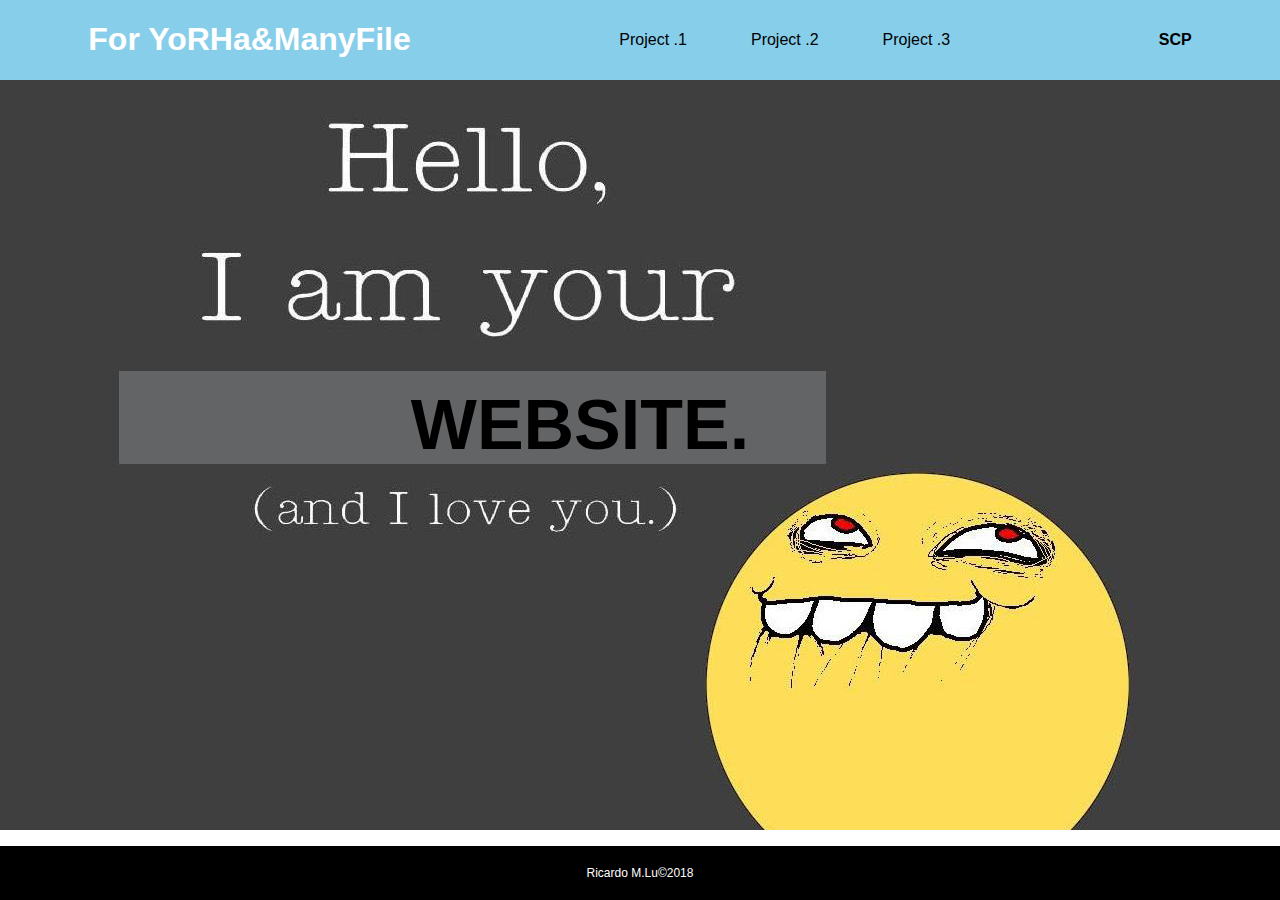
<file: index.html>
<!DOCTYPE html>
<html>
    <head>
        <title>Dark Souls | WEB</title>
        <link rel="stylesheet" type="text/css" href="Sass/normalize.css">
        <link rel="stylesheet" type="text/css" href="Sass/main.css">
        <meta charset="utf-8">
    </head>
    
    
    <body>
        
    <!--导航条-->
    <div class="wrap"><!--包装-->
    <header class="main-header">
        <h1 class="logo"> <a href="#">For YoRHa&ManyFile</a>       </h1>
        <ul class="navlist">
            <li><a href="Project%20.1.html"> Project .1</a></li>
            <li><a href="#"> Project .2</a></li>
            <li><a href="#"> Project .3</a></li>
        </ul>
        
        <h4>SCP</h4>
        
            </header>
        
           <section class='banner'>
            <h1 class="h1" style="font-size:70px">WEBSITE.</h1>
            <h2></h2>
            <h3></h3>
        </section>
          </div>
        
     <!---------------------------------     
                    Footer
     ----------------------------------->
        <footer class="">
            Ricardo <span>M.Lu</span>&copy;2018
        </footer>
    </body> 
    
    
</html>
</file>
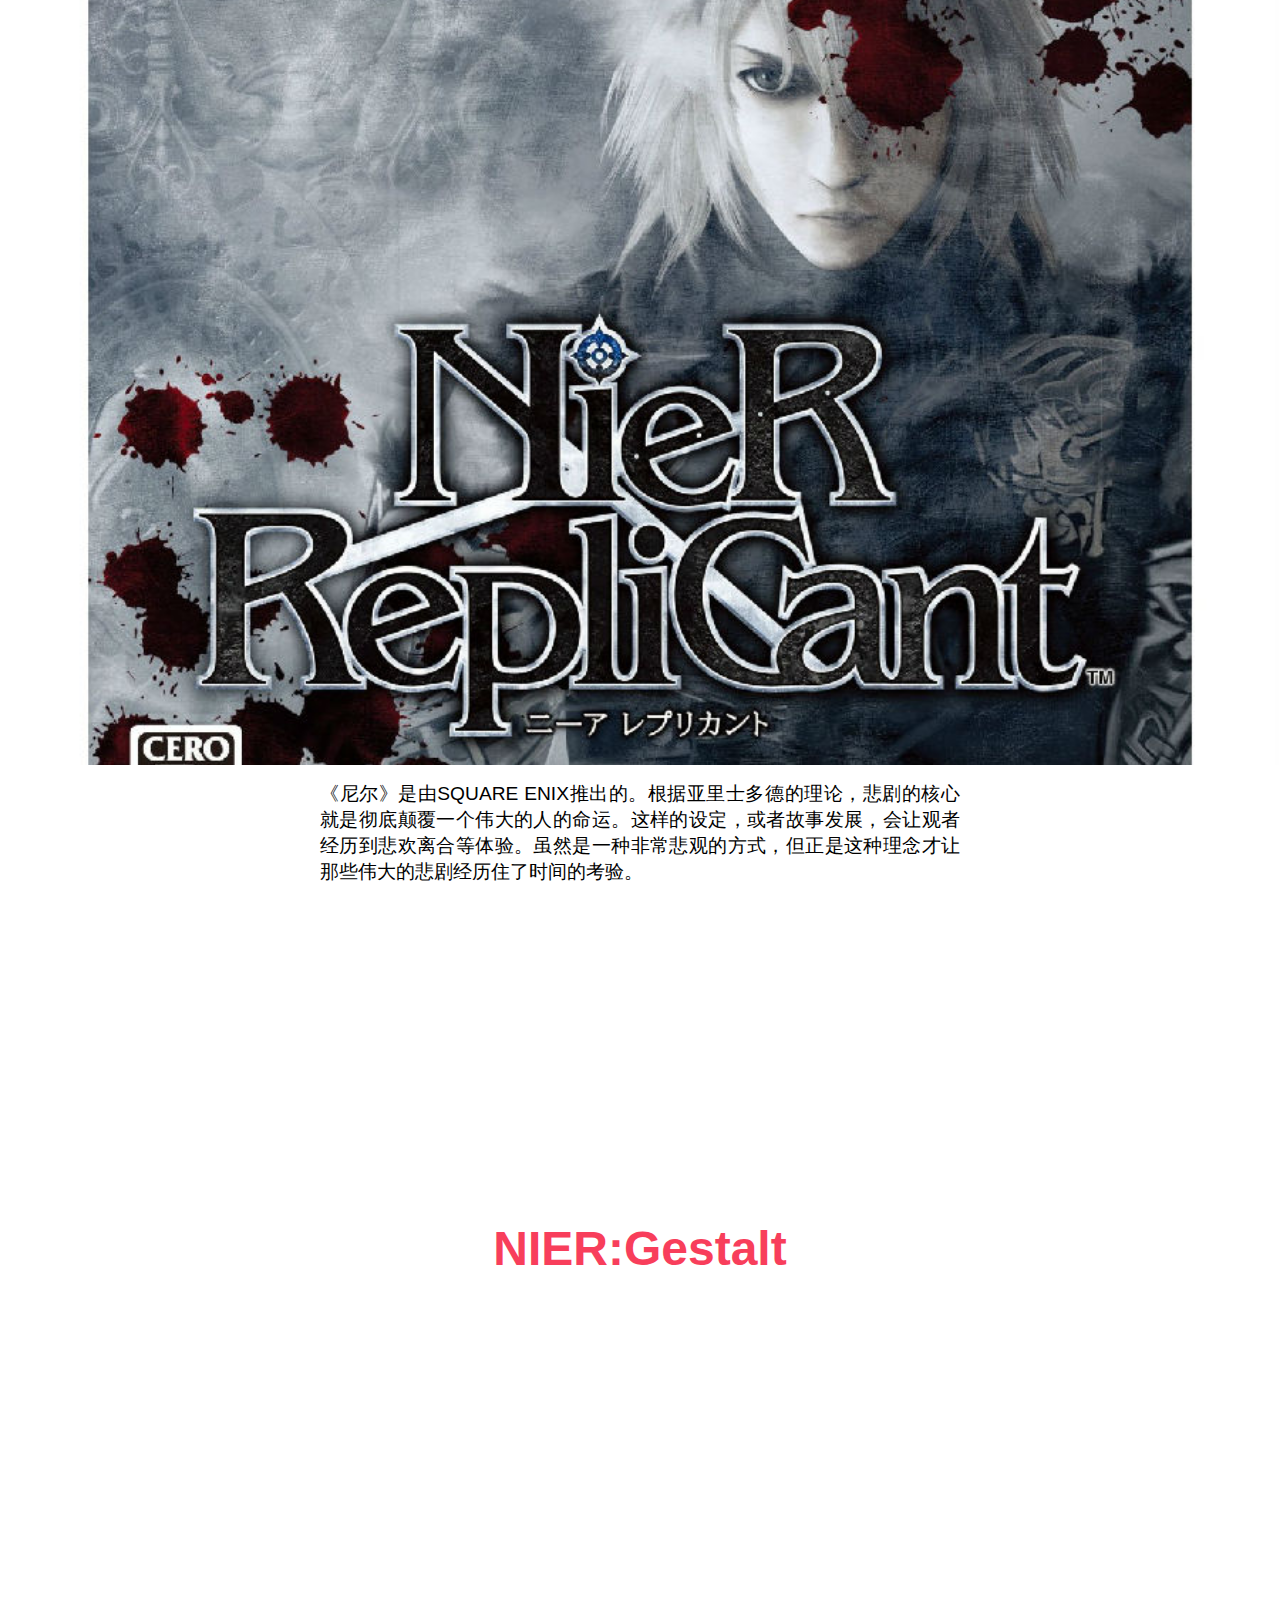
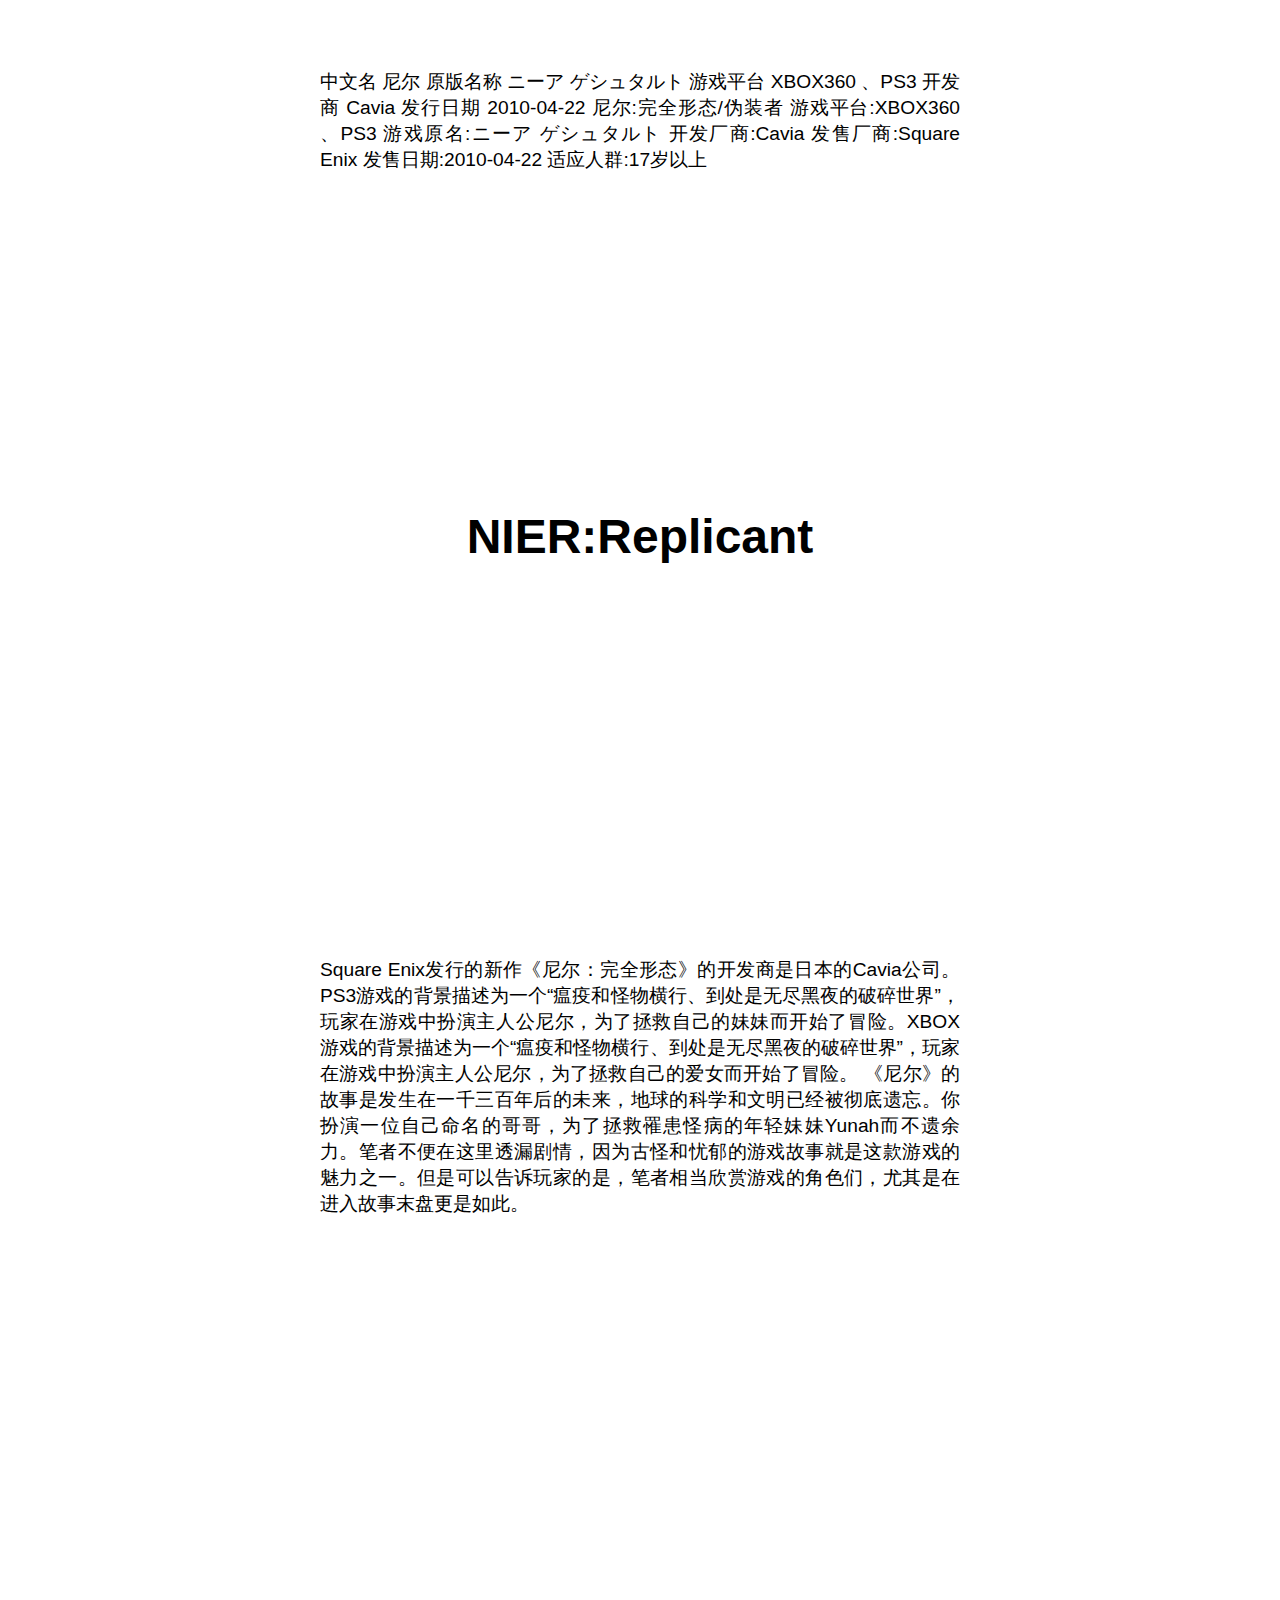
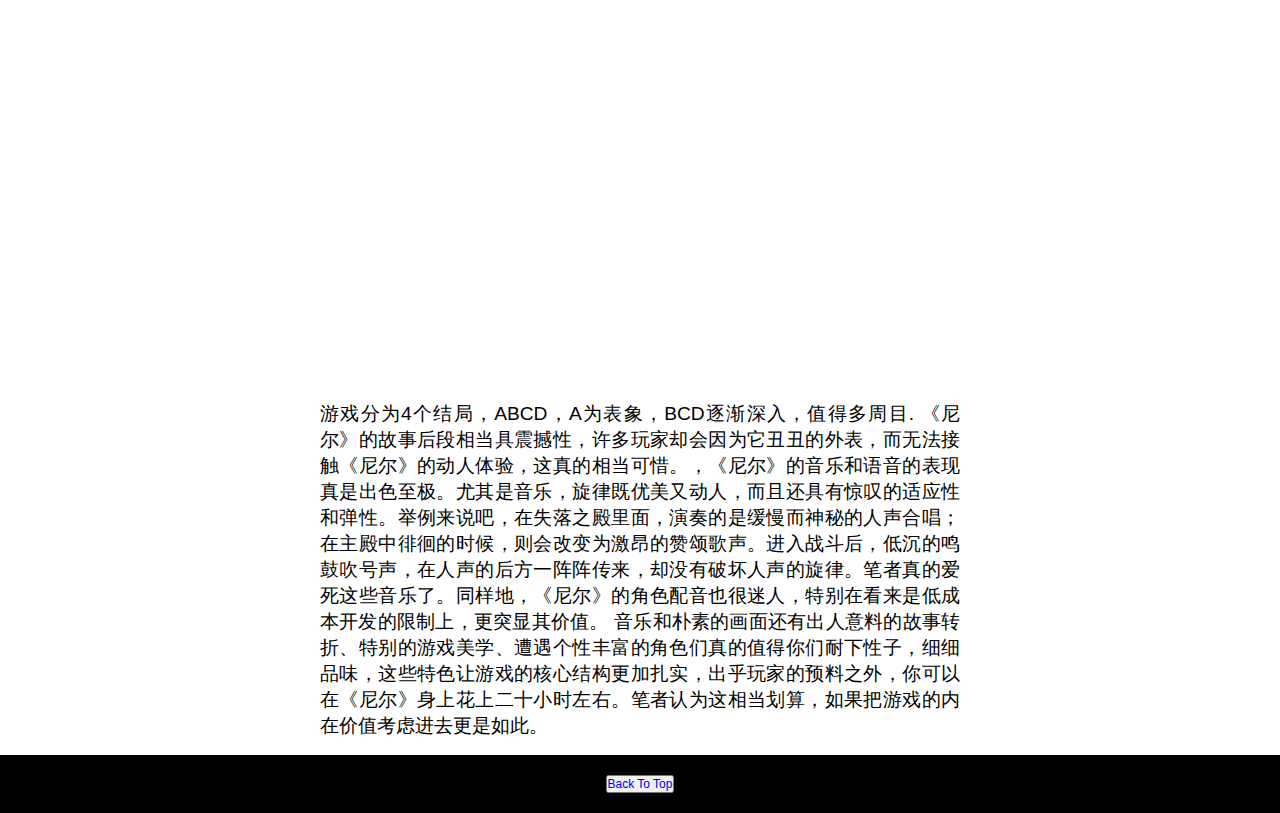
<file: Game.html>
<!DOCTYPE html>
<html>
    <head>
        <title>Dark Souls | HOME</title>
          <link rel="stylesheet" href="Sass/normalize.css">
        <link rel="stylesheet" href="Sass/main.css">
        <meta charset="utf-8">
    </head>
    
    <body>
        <div id="NIER_1">
            <h1></h1>
        </div>
        
        <div class="description">
            <p>
            《尼尔》是由SQUARE ENIX推出的。根据亚里士多德的理论，悲剧的核心就是彻底颠覆一个伟大的人的命运。这样的设定，或者故事发展，会让观者经历到悲欢离合等体验。虽然是一种非常悲观的方式，但正是这种理念才让那些伟大的悲剧经历住了时间的考验。
            </p>
        </div>
        
         <div id="NIER_2">
            <h1>NIER:Gestalt</h1>
        </div>
        
        <div class="description">
            <p>
            中文名
            尼尔 
            原版名称
            ニーア ゲシュタルト 
            游戏平台
            XBOX360 、PS3 
            开发商
            Cavia 
            发行日期
            2010-04-22 
            尼尔:完全形态/伪装者
            游戏平台:XBOX360 、PS3
            游戏原名:ニーア ゲシュタルト
            开发厂商:Cavia
            发售厂商:Square Enix
            发售日期:2010-04-22
            适应人群:17岁以上
            </p>
        </div>
        
         <div id="NIER_3">
            <h1>NIER:Replicant</h1>
        </div>
        
        <div class="description">
            <p>
            Square Enix发行的新作《尼尔：完全形态》的开发商是日本的Cavia公司。PS3游戏的背景描述为一个“瘟疫和怪物横行、到处是无尽黑夜的破碎世界”，玩家在游戏中扮演主人公尼尔，为了拯救自己的妹妹而开始了冒险。XBOX游戏的背景描述为一个“瘟疫和怪物横行、到处是无尽黑夜的破碎世界”，玩家在游戏中扮演主人公尼尔，为了拯救自己的爱女而开始了冒险。
            《尼尔》的故事是发生在一千三百年后的未来，地球的科学和文明已经被彻底遗忘。你扮演一位自己命名的哥哥，为了拯救罹患怪病的年轻妹妹Yunah而不遗余力。笔者不便在这里透漏剧情，因为古怪和忧郁的游戏故事就是这款游戏的魅力之一。但是可以告诉玩家的是，笔者相当欣赏游戏的角色们，尤其是在进入故事末盘更是如此。
            </p>
        </div>
        
         <div id="NIER_4">
            <h1></h1>
        </div>
        
        <div class="description">
            <p>
            游戏分为4个结局，ABCD，A为表象，BCD逐渐深入，值得多周目.
            《尼尔》的故事后段相当具震撼性，许多玩家却会因为它丑丑的外表，而无法接触《尼尔》的动人体验，这真的相当可惜。，《尼尔》的音乐和语音的表现真是出色至极。尤其是音乐，旋律既优美又动人，而且还具有惊叹的适应性和弹性。举例来说吧，在失落之殿里面，演奏的是缓慢而神秘的人声合唱；在主殿中徘徊的时候，则会改变为激昂的赞颂歌声。进入战斗后，低沉的鸣鼓吹号声，在人声的后方一阵阵传来，却没有破坏人声的旋律。笔者真的爱死这些音乐了。同样地，《尼尔》的角色配音也很迷人，特别在看来是低成本开发的限制上，更突显其价值。 音乐和朴素的画面还有出人意料的故事转折、特别的游戏美学、遭遇个性丰富的角色们真的值得你们耐下性子，细细品味，这些特色让游戏的核心结构更加扎实，出乎玩家的预料之外，你可以在《尼尔》身上花上二十小时左右。笔者认为这相当划算，如果把游戏的内在价值考虑进去更是如此。
            </p>
        </div>
    
    
    </body>
    
            <footer>
            <button id="Top"><a href="Project%20.1.html">Back To Top</a></button>
            </footer>
</html>
</file>
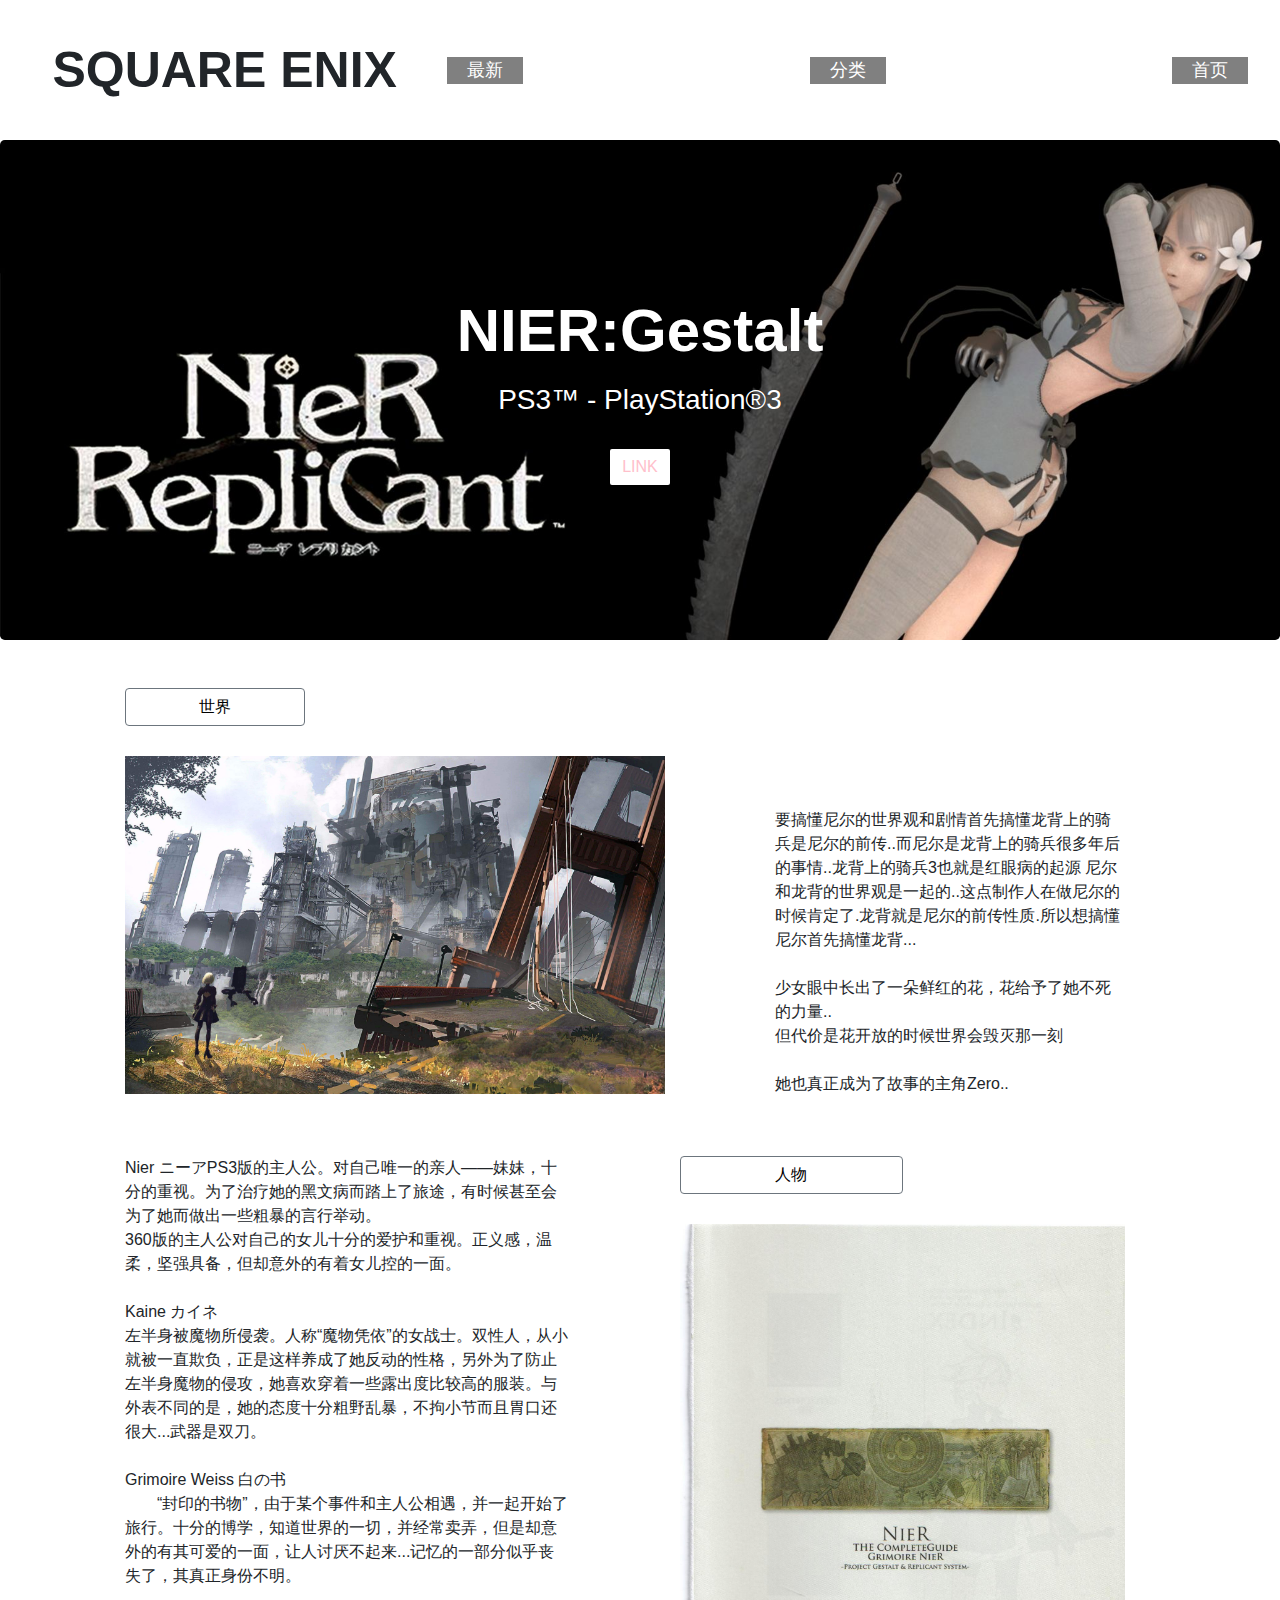
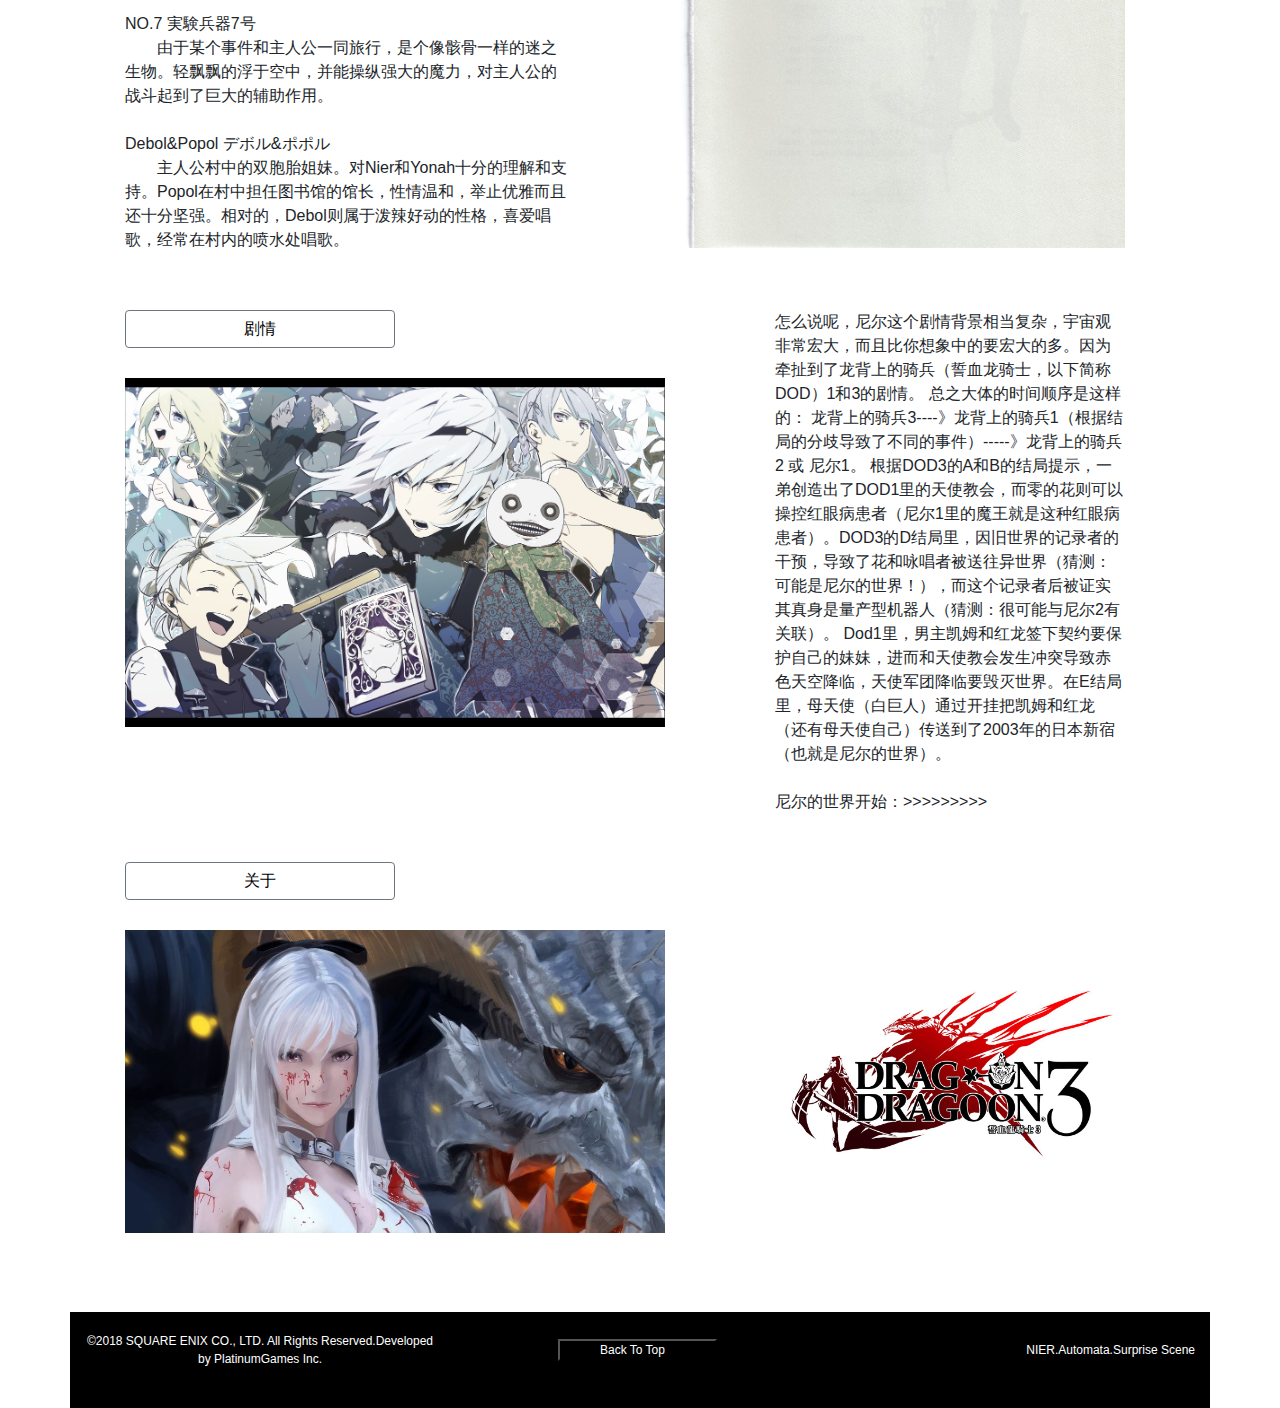
<file: Project .1.html>
<!DOCTYPE html>
<html>
    <link rel="stylesheet" href="bootstrap-4.0.0-dist/css/bootstrap-grid.min.css">
<head>
  <title>Dark Souls | WEB</title>
  <meta charset="utf-8"/>
  <link rel="stylesheet" href="bootstrap-4.0.0-dist/css/bootstrap.min.css">
  <link rel="stylesheet" type="text/css" href="Sass/main.css">
  <link rel="stylesheet" type="text/css" href="Sass/normalize.css">
</head>
<body >
    
<!--Header布局-->
<header class="main-container">
    <div class="row">
        <h1 class="col-sm-4" style="font-size: 50px">SQUARE ENIX</h1>
        <nav class="col-sm-8 text-right">
            <p>最新</p>
            <p>分类</p>
            <p>首页</p>
        </nav>
    </div>
</header>
    
<!--：Section布局:Jumbotron-->
  <section class="jumbotron">
    <div class="container">
      <div class="row text-center">
        <h2 class="col-sm-12">NIER:Gestalt</h2>
        <h3 class="col-sm-12">PS3™ - PlayStation®3</h3>
        <a class="btn btn-primary col-sm-2.5" href="#" role="button">LINK</a>
      </div>
    </div>
  </section>
    
<!--：Section布局:图片区域-->
  <section class="container">
    <div class="row">
        
      <figure class="col-sm-6">
        <p class="btn btn-secondary col-sm-4">世界</p>
          <img src="images/%E5%BD%A9%E5%9B%BESJ.jpg">
      </figure>
        
        <figure class="col-sm-4">
            <p class="world-story"> 
                <br><br><br><br><br>
    要搞懂尼尔的世界观和剧情首先搞懂龙背上的骑兵是尼尔的前传..而尼尔是龙背上的骑兵很多年后的事情..龙背上的骑兵3也就是红眼病的起源 尼尔和龙背的世界观是一起的..这点制作人在做尼尔的时候肯定了.龙背就是尼尔的前传性质.所以想搞懂尼尔首先搞懂龙背...<br>
                <br>
        少女眼中长出了一朵鲜红的花，花给予了她不死的力量..<br>但代价是花开放的时候世界会毁灭那一刻<br>
                <br>
                她也真正成为了故事的主角Zero..
                <br>
            </p>
        </figure>
        
        <figure class="col-sm-5"><p >Nier ニーアPS3版的主人公。对自己唯一的亲人——妹妹，十分的重视。为了治疗她的黑文病而踏上了旅途，有时候甚至会为了她而做出一些粗暴的言行举动。 <br>360版的主人公对自己的女儿十分的爱护和重视。正义感，温柔，坚强具备，但却意外的有着女儿控的一面。<br>
            <br>
         Kaine カイネ<br>
左半身被魔物所侵袭。人称“魔物凭依”的女战士。双性人，从小就被一直欺负，正是这样养成了她反动的性格，另外为了防止左半身魔物的侵攻，她喜欢穿着一些露出度比较高的服装。与外表不同的是，她的态度十分粗野乱暴，不拘小节而且胃口还很大...武器是双刀。<br>
            <br>
Grimoire Weiss 白の书<br>
　　“封印的书物”，由于某个事件和主人公相遇，并一起开始了旅行。十分的博学，知道世界的一切，并经常卖弄，但是却意外的有其可爱的一面，让人讨厌不起来...记忆的一部分似乎丧失了，其真正身份不明。<br>
            <br>
NO.7 実験兵器7号<br>
　　由于某个事件和主人公一同旅行，是个像骸骨一样的迷之生物。轻飘飘的浮于空中，并能操纵强大的魔力，对主人公的战斗起到了巨大的辅助作用。<br>
            <br>
Debol&Popol デボル&ポポル<br>
　　主人公村中的双胞胎姐妹。对Nier和Yonah十分的理解和支持。Popol在村中担任图书馆的馆长，性情温和，举止优雅而且还十分坚强。相对的，Debol则属于泼辣好动的性格，喜爱唱歌，经常在村内的喷水处唱歌。 
            </p></figure>
        
      <figure class="col-sm-5">
        <p class="btn btn-secondary col-sm-6">人物</p>
          <img src="images/RW.jpg">
      </figure>
        </div>
    
    <div class="row">
      
      <figure class="col-sm-6" class='story'>
        <p class="btn btn-secondary col-sm-6"><a class="a" href="Game.html"> 剧情</a></p>
          <img src="images/JQ.jpg">
      </figure>
        
        <figure class="col-sm-4">
            <p >怎么说呢，尼尔这个剧情背景相当复杂，宇宙观非常宏大，而且比你想象中的要宏大的多。因为牵扯到了龙背上的骑兵（誓血龙骑士，以下简称DOD）1和3的剧情。
总之大体的时间顺序是这样的：

    龙背上的骑兵3----》龙背上的骑兵1（根据结局的分歧导致了不同的事件）-----》龙背上的骑兵2 或 尼尔1。

    根据DOD3的A和B的结局提示，一弟创造出了DOD1里的天使教会，而零的花则可以操控红眼病患者（尼尔1里的魔王就是这种红眼病患者）。DOD3的D结局里，因旧世界的记录者的干预，导致了花和咏唱者被送往异世界（猜测：可能是尼尔的世界！），而这个记录者后被证实其真身是量产型机器人（猜测：很可能与尼尔2有关联）。

    Dod1里，男主凯姆和红龙签下契约要保护自己的妹妹，进而和天使教会发生冲突导致赤色天空降临，天使军团降临要毁灭世界。在E结局里，母天使（白巨人）通过开挂把凯姆和红龙（还有母天使自己）传送到了2003年的日本新宿（也就是尼尔的世界）。<br>
            <br>
    尼尔的世界开始：>>>>>>>>>
</p>
        </figure>
        
      <figure class="col-sm-6 about">
          <p class="btn btn-secondary col-sm-6">关于</p>
          <img src="images/Zero.jpg">
      </figure>
        
        <figure class="col-sm-4">
            <h1><br>
                <br></h1>
            <img src="images/logo2.jpg">
        </figure>
        
      <figure class="col-sm-5"></figure>
    </div>
    
  </section>

 <!--：Footer(页脚)区域-->
  <footer class="container">
    	<div class="row">
        <p class="col-sm-4">&copy;2018 SQUARE ENIX CO., LTD. All Rights Reserved.Developed by PlatinumGames Inc. </p>
            <p class="col-sm-3">
                <button class="topp"><a  class="toppa" href="index.html">Back To Top</a></button></p>
            <p class="col-sm-5">
                NIER.Automata.Surprise Scene
            </p>
            
            </div>
      
            <div>
            <ul>
          <li class="col-sm-1">
          </li>
          <li class="col-sm-1">
          </li>
          	<li class="col-sm-1">
            </li>
          <li class="col-sm-1">
          </li>
        
        </ul>
            </div>
  </footer>
  
  
</body>
</html>
</file>
<file: Sass/main.css>
* {
  box-sizing: border-box;
  text-decoration: none;
  list-style: none;
  margin: 0;
  padding: 0;
  font-family: 'Asul', sans-serif; }

/*Mobile priority css*/
.main-header {
  text-align: center;
  background-color: skyblue;
  padding-bottom: 0em; }
  .main-header .logo {
    margin: 2; }
    .main-header .logo .logo a {
      padding: .5em 0;
      color: snow; }
  .main-header .navlist li a {
    padding: 1em 2em;
    color: black; }
    .main-header .navlist li a .navlist li a:hover {
      background-color: deepskyblue; }
  .main-header a {
    display: block;
    color: white; }

/*Media query 700px wide*/
@media (min-width: 700px) {
  .main-header {
    display: flex;
    justify-content: space-around;
    align-items: center; }

  .navlist {
    display: flex; }

  .navlist li a {
    padding: 2em 2em; }

  .banner {
    height: 600px; } }
.main-container {
  text-align: center;
  padding: 2em; }

header nav {
  display: flex;
  justify-content: space-between;
  align-items: center; }

header p {
  padding: 0em 20px;
  padding-bottom: 10px 20px;
  margin: 0;
  display: block;
  background-color: grey;
  color: white;
  font-size: 18px; }

header .row {
  padding: 0.5em 0; }

header .row h1 {
  font-weight: 700;
  margin: 0; }

footer {
  text-align: center;
  justify-content: space-between;
  padding: 20px 0;
  background-color: black;
  color: white; }

footer {
  font-size: 12px;
  padding: 20px 0; }

footer .col-sm-8 {
  display: flex;
  justify-content: flex-end; }

footer .col-sm-4 {
  display: flex;
  text-align: center; }

footer .col-sm-5 {
  text-align: right; }

footer ul {
  list-style: none; }

footer li img {
  width: 32px;
  height: 32px; }

footer .row {
  display: flex;
  align-items: center; }

/*Pj1.html*/
.jumbotron {
  display: flex;
  align-items: center;
  background-image: url("../images/TITLE1.jpg");
  background-size: cover;
  color: #ffffff;
  height: 500px;
  text-shadow: 0.25px 0.25px 0.25px #000000; }

.jumbotron h2 {
  font-size: 60px;
  font-weight: 700;
  margin: auto;
  color: #ffffff;
  margin-bottom: 1rem; }

.jumbotron h3 {
  margin: auto;
  color: #fff;
  margin-bottom: 1rem; }

section .row img {
  margin: 0 0 30px;
  width: 100%; }

.col-md-6 {
  margin: 0 0 30px; }

.btn.btn-primary {
  border-radius: 2px;
  border: 0px;
  color: pink;
  text-shadow: none;
  background-color: #fff;
  margin: auto;
  margin-top: 1rem; }

/*Media query 700px wide*/
.wrap {
  min-height: calc(100vh - 54px); }
  .wrap .banner {
    display: flex;
    flex-direction: column;
    text-align: center;
    height: 750px;
    justify-content: center;
    background-position: center;
    background-color: white;
    background-image: url(../images/0_1.jpg);
    position: relative; }
    .wrap .banner h1 {
      margin-top: 30px;
      margin-bottom: 30px;
      padding-bottom: 60px;
      padding-right: 120px; }

/*Media query 700px wide*/
@media (min-width: 700px) {
  .main-header {
    display: flex;
    justify-content: space-around;
    align-items: center; }

  .navlist {
    display: flex; }

  .navlist li a {
    padding: 2em 2em; }

  .banner {
    height: 600px; } }
@media (min-width: 600px) {
  .main-container {
    text-align: center;
    padding: 2em; }
    .main-container header nav {
      display: flex;
      justify-content: space-between;
      align-items: center; }
      .main-container header nav header p {
        padding: 0em 20px;
        padding-bottom: 10px 20px;
        margin: 0;
        display: block;
        background-color: grey;
        color: white;
        font-size: 18px; }
      .main-container header nav header .row {
        padding: 0.5em 0; }
        .main-container header nav header .row header .row h1 {
          font-weight: 700;
          margin: 0; } }
.btn.btn-primary:hover {
  color: white;
  background-color: forestgreen; }

.btn-secondary {
  background-color: #ffffff;
  color: black;
  margin: 0 0 30px; }

.btn-secondary:hover {
  background-color: pink;
  color: white;
  margin: 0 0 30px; }

.btn-secondary.col-sm-6 a {
  display: block;
  list-style: none;
  text-decoration: none;
  outline: none;
  color: black; }

.col-sm-3 {
  padding-left: 105px; }

.col-sm-3 .topp .toppa {
  padding-left: 40px;
  padding-right: 50px;
  background-color: black;
  display: block;
  list-style: none;
  text-decoration: none;
  outline: none;
  color: white; }

html, body {
  margin: 0;
  padding: 0;
  font-family: 'Roboto', sans-serif; }

#NIER_1 {
  width: 100%;
  height: 85vh;
  background: url("/images/NIER_Replicant.jpg") no-repeat center center fixed;
  background-size: cover;
  background-position: bottom; }

#NIER_1 h1 {
  margin: 0;
  font-size: 3rem;
  color: Black;
  text-align: center;
  position: relative;
  top: 40%; }

#NIER_2 {
  width: 100%;
  height: 80vh;
  background: url("/images/NIER_2.jpg") no-repeat center center fixed;
  background-size: cover; }

#NIER_2 h1 {
  font-size: 3rem;
  color: #f83e5b;
  text-align: center;
  position: relative;
  top: 40%; }

#NIER_3 {
  width: 100%;
  height: 80vh;
  background: url("/images/NIER_3.jpg") no-repeat center center fixed;
  background-size: cover; }

#NIER_3 h1 {
  font-size: 3rem;
  color: black;
  text-align: center;
  position: relative;
  top: 40%; }

#NIER_4 {
  width: 100%;
  height: 80vh;
  background: url("/images/NIER_4.jpg") no-repeat center center fixed;
  background-size: cover; }

#NIER_4 h1 {
  font-size: 3rem;
  color: black;
  text-align: center;
  position: relative;
  top: 40%; }

.description {
  width: 50%;
  margin: auto;
  outline-color: black; }

.description p {
  padding: 1rem 0 1rem 0;
  text-align: justify;
  font-size: 1.2rem;
  color: black; }

/*# sourceMappingURL=main.css.map */
</file>
